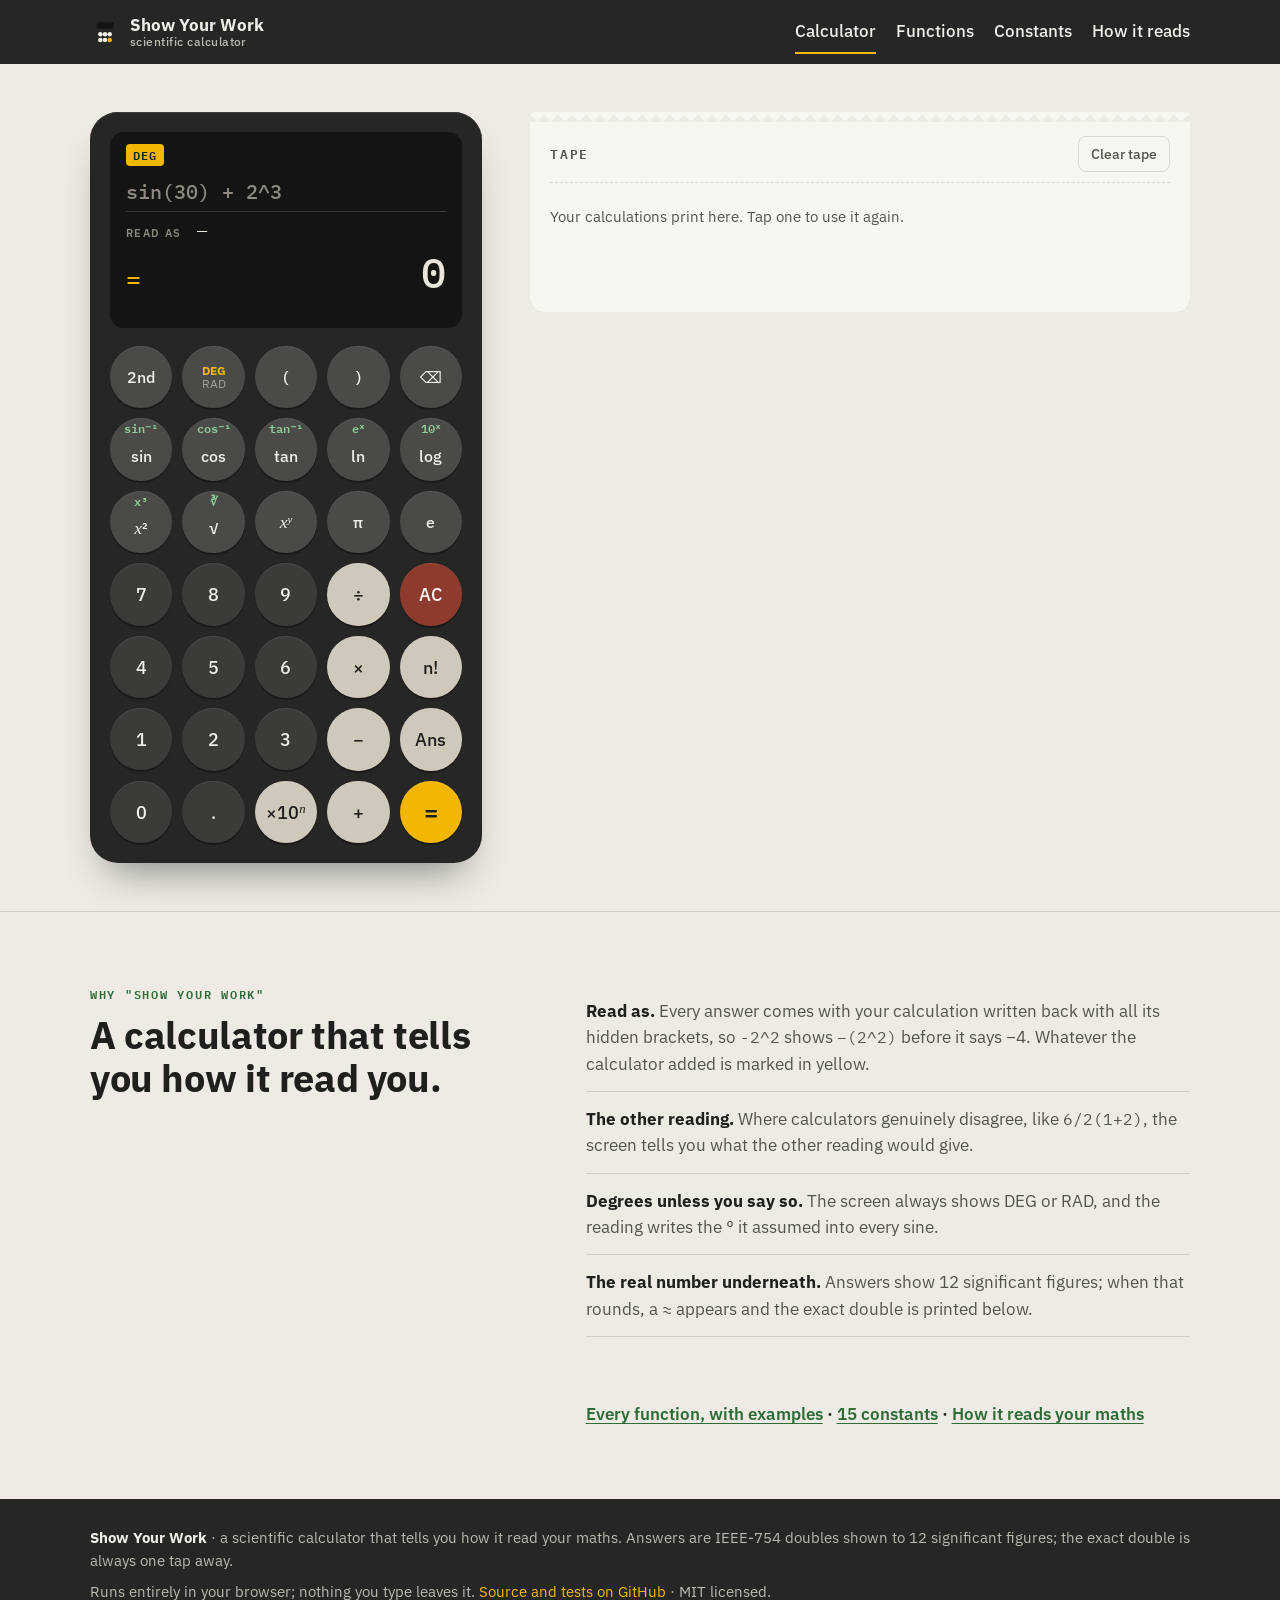
<file: index.html>
<!DOCTYPE html>
<html lang="en">
<head>
  <meta charset="UTF-8" />
  <title>Show Your Work · scientific calculator</title>
  <meta http-equiv="refresh" content="0; url=site/index.html" />
  <link rel="icon" href="site/favicon.svg" type="image/svg+xml" />
  <link rel="canonical" href="site/index.html" />
</head>
<body>
  <p><a href="site/index.html">Go to the Show Your Work calculator</a></p>
</body>
</html>
</file>
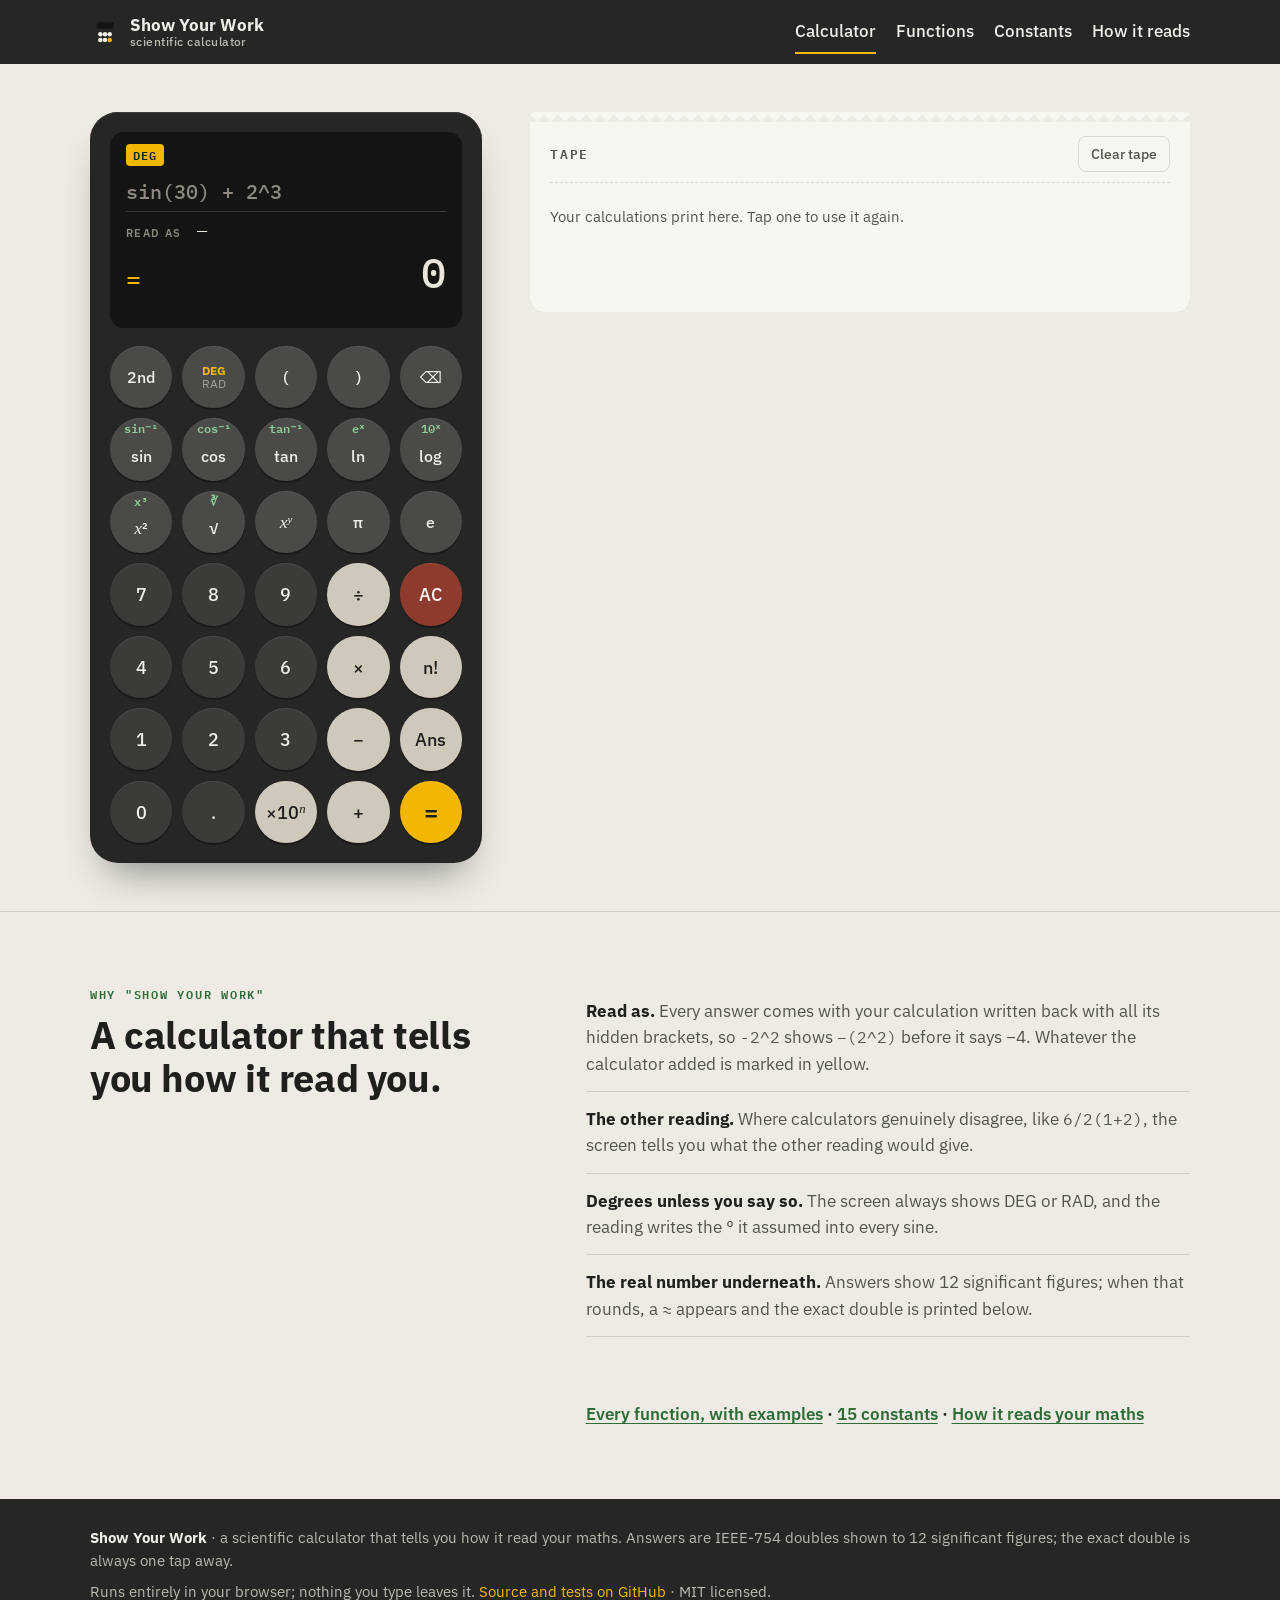
<file: site/index.html>
<!DOCTYPE html>
<html lang="en">
<head>
  <meta charset="UTF-8" />
  <meta name="viewport" content="width=device-width, initial-scale=1.0" />
  <title>Show Your Work · a scientific calculator that shows how it read your maths</title>
  <meta name="description" content="A free scientific calculator in the browser: trig in degrees or radians, logs, roots, powers, factorials, constants and a paper tape. Every answer comes with how it read your calculation." />
  <meta name="theme-color" content="#262624" />
  <meta property="og:title" content="Show Your Work · a scientific calculator that shows how it read your maths" />
  <meta property="og:description" content="A free scientific calculator in the browser: trig in degrees or radians, logs, roots, powers, factorials, constants and a paper tape. Every answer comes with how it read your calculation." />
  <link rel="icon" href="favicon.svg" type="image/svg+xml" />
  <link rel="preconnect" href="https://fonts.googleapis.com" />
  <link rel="preconnect" href="https://fonts.gstatic.com" crossorigin />
  <link href="https://fonts.googleapis.com/css2?family=IBM+Plex+Sans:wght@400;500;600;700&family=IBM+Plex+Mono:wght@400;500;600&display=swap" rel="stylesheet" />
  <link rel="stylesheet" href="css/styles.css" />
</head>
<body>
  <a class="skip" href="#main">Skip to content</a>
  <header class="site-header">
    <div class="wrap">
      <a class="brand" href="index.html" aria-label="Show Your Work calculator, home">
        <svg viewBox="0 0 32 32" aria-hidden="true"><rect x="3" y="1.5" width="26" height="29" rx="6" fill="#262624"/><rect x="7" y="5.5" width="18" height="7" rx="1.5" fill="#141513"/><circle cx="11" cy="18.5" r="2.4" fill="#F2EFE8"/><circle cx="16" cy="18.5" r="2.4" fill="#F2EFE8"/><circle cx="21" cy="18.5" r="2.4" fill="#F2EFE8"/><circle cx="11" cy="24.5" r="2.4" fill="#F2EFE8"/><circle cx="16" cy="24.5" r="2.4" fill="#F2EFE8"/><circle cx="21" cy="24.5" r="2.4" fill="#F2B705"/></svg>
        <span>Show Your Work<small>scientific calculator</small></span>
      </a>
      <nav class="nav" aria-label="Primary">
        <a href="index.html" aria-current="page">Calculator</a>
        <a href="functions.html">Functions</a>
        <a href="constants.html">Constants</a>
        <a href="guide.html">How it reads</a>
      </nav>
    </div>
  </header>

  <main id="main">
    <section class="bench">
      <div class="wrap bench-grid">
        <div class="device">
          <div class="screen">
            <div class="screen-top">
              <span class="flag" id="mode-flag">DEG</span>
              <span class="flag flag-2nd" id="second-flag" hidden>2nd</span>
            </div>
            <label class="sr-only" for="expr">Calculation</label>
            <input id="expr" class="expr" type="text" autocomplete="off" autocapitalize="off" spellcheck="false" placeholder="sin(30) + 2^3" />
            <p class="reading"><span class="reading-label">Read as</span> <span id="reading">—</span></p>
            <p class="answer"><span class="approx" id="approx" hidden title="Rounded to 12 significant figures">≈</span><span id="answer" class="answer-value">0</span></p>
            <p class="rival" id="rival" hidden></p>
            <p class="detail" id="detail"></p>
            <p class="sr-only" id="announce" aria-live="polite"></p>
            <p class="sr-only" id="echo" aria-live="polite"></p>
            <p class="sr-only" id="alert" role="alert"></p>
          </div>

          <div class="keys" id="keys">
            <button type="button" class="key key-fn" data-act="second" aria-pressed="false">2nd</button>
            <button type="button" class="key key-fn key-angle" data-act="angle" id="angle-key" aria-label="DEG, angle unit degrees. Press for radians"><b class="u-deg">DEG</b><span class="u-rad">RAD</span></button>
            <button type="button" class="key key-fn" data-ins="(">(</button>
            <button type="button" class="key key-fn" data-ins=")">)</button>
            <button type="button" class="key key-fn" data-act="back" aria-label="Delete">⌫</button>

            <button type="button" class="key key-fn" data-ins="sin(" data-alt="asin(" data-alt-label="sin⁻¹" data-alt-aria="inverse sine">sin</button>
            <button type="button" class="key key-fn" data-ins="cos(" data-alt="acos(" data-alt-label="cos⁻¹" data-alt-aria="inverse cosine">cos</button>
            <button type="button" class="key key-fn" data-ins="tan(" data-alt="atan(" data-alt-label="tan⁻¹" data-alt-aria="inverse tangent">tan</button>
            <button type="button" class="key key-fn" data-ins="ln(" data-alt="exp(" data-alt-label="eˣ" data-alt-aria="e to the power">ln</button>
            <button type="button" class="key key-fn" data-ins="log(" data-alt="10^" data-alt-label="10ˣ" data-alt-aria="10 to the power">log</button>

            <button type="button" class="key key-fn" data-ins="^2" data-alt="^3" data-alt-label="x³" aria-label="x², squared" data-alt-aria="x³, cubed"><i>x</i>²</button>
            <button type="button" class="key key-fn" data-ins="√" data-alt="∛" data-alt-label="∛" aria-label="square root" data-alt-aria="cube root">√</button>
            <button type="button" class="key key-fn" data-ins="^" aria-label="to the power"><i>x</i><sup><i>y</i></sup></button>
            <button type="button" class="key key-fn" data-ins="π" aria-label="pi">π</button>
            <button type="button" class="key key-fn" data-ins="e" aria-label="e, Euler's number">e</button>

            <button type="button" class="key" data-ins="7">7</button>
            <button type="button" class="key" data-ins="8">8</button>
            <button type="button" class="key" data-ins="9">9</button>
            <button type="button" class="key key-op" data-ins="÷" aria-label="divide">÷</button>
            <button type="button" class="key key-clear" data-act="clear" aria-label="AC, all clear">AC</button>

            <button type="button" class="key" data-ins="4">4</button>
            <button type="button" class="key" data-ins="5">5</button>
            <button type="button" class="key" data-ins="6">6</button>
            <button type="button" class="key key-op" data-ins="×" aria-label="times">×</button>
            <button type="button" class="key key-op" data-ins="!" aria-label="n!, factorial">n!</button>

            <button type="button" class="key" data-ins="1">1</button>
            <button type="button" class="key" data-ins="2">2</button>
            <button type="button" class="key" data-ins="3">3</button>
            <button type="button" class="key key-op" data-ins="−" aria-label="minus">−</button>
            <button type="button" class="key key-op" data-ins="Ans" aria-label="Ans, previous answer" title="Previous answer">Ans</button>

            <button type="button" class="key" data-ins="0">0</button>
            <button type="button" class="key" data-ins="." aria-label="decimal point">.</button>
            <button type="button" class="key key-op" data-ins="E" aria-label="times 10 to the power">×10<sup><i>n</i></sup></button>
            <button type="button" class="key key-op" data-ins="+" aria-label="plus">+</button>
            <button type="button" class="key key-eq" data-act="eq" aria-label="equals">=</button>
          </div>
        </div>

        <aside class="tape" aria-labelledby="tape-title">
          <div class="tape-head">
            <h2 id="tape-title">Tape</h2>
            <button type="button" class="tape-clear" id="tape-clear">Clear tape</button>
          </div>
          <ol class="tape-roll" id="tape"></ol>
          <p class="tape-empty" id="tape-empty">Your calculations print here. Tap one to use it again.</p>
        </aside>
      </div>
    </section>

    <section class="explain">
      <div class="wrap explain-grid">
        <div>
          <p class="kicker">Why "show your work"</p>
          <h2>A calculator that tells you how it read you.</h2>
        </div>
        <ul class="points">
          <li><strong>Read as.</strong> Every answer comes with your calculation written back with all its hidden brackets, so <code>-2^2</code> shows <code>−(2^2)</code> before it says −4. Whatever the calculator added is marked in yellow.</li>
          <li><strong>The other reading.</strong> Where calculators genuinely disagree, like <code>6/2(1+2)</code>, the screen tells you what the other reading would give.</li>
          <li><strong>Degrees unless you say so.</strong> The screen always shows DEG or RAD, and the reading writes the ° it assumed into every sine.</li>
          <li><strong>The real number underneath.</strong> Answers show 12 significant figures; when that rounds, a ≈ appears and the exact double is printed below.</li>
        </ul>
        <p class="explain-links"><a href="functions.html">Every function, with examples</a> · <a href="constants.html">15 constants</a> · <a href="guide.html">How it reads your maths</a></p>
      </div>
    </section>
  </main>

  <footer class="site-footer">
    <div class="wrap">
      <p><strong>Show Your Work</strong> · a scientific calculator that tells you how it read your maths. Answers are IEEE-754 doubles shown to 12 significant figures; the exact double is always one tap away.</p>
      <p>Runs entirely in your browser; nothing you type leaves it. <a href="https://github.com/SolutionsAsService/ScientificCalcSite">Source and tests on GitHub</a> · MIT licensed.</p>
    </div>
  </footer>
  <script src="js/calc.js"></script>
  <script src="js/ui.js" defer></script>
</body>
</html>
</file>
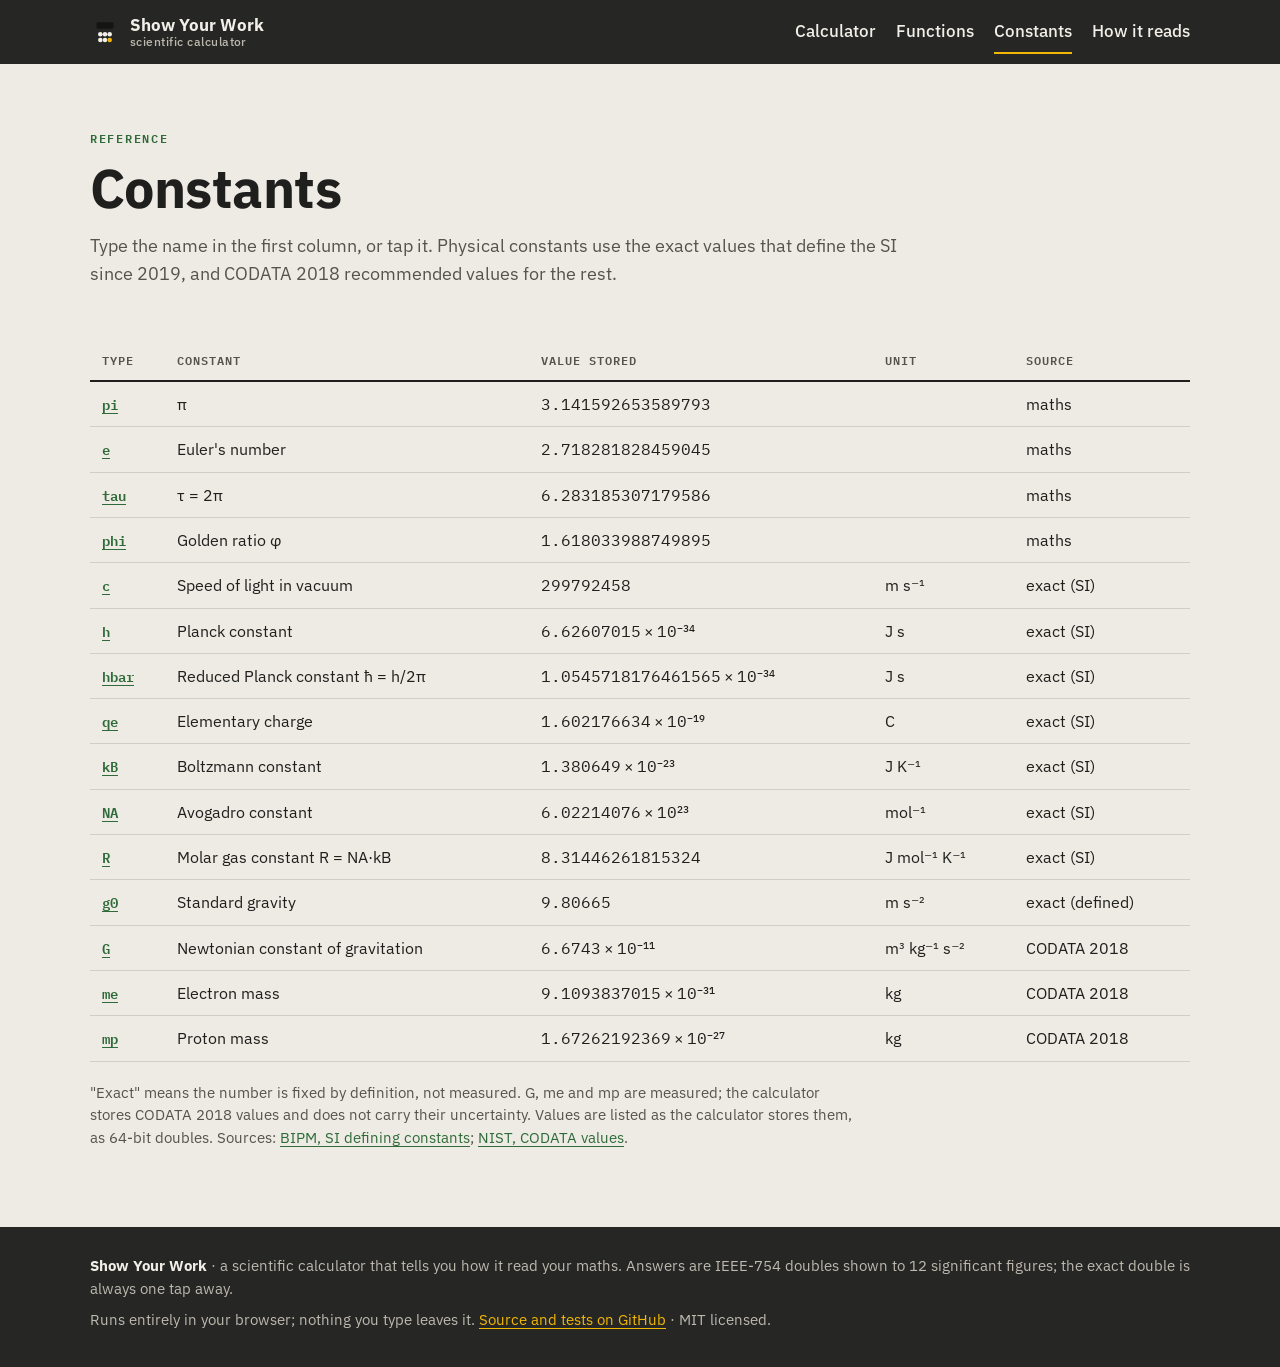
<file: site/constants.html>
<!DOCTYPE html>
<html lang="en">
<head>
  <meta charset="UTF-8" />
  <meta name="viewport" content="width=device-width, initial-scale=1.0" />
  <title>Constants · Show Your Work calculator</title>
  <meta name="description" content="The mathematical and physical constants built into the Show Your Work calculator, with their exact SI 2019 or CODATA 2018 values and the name to type." />
  <meta name="theme-color" content="#262624" />
  <meta property="og:title" content="Constants · Show Your Work calculator" />
  <meta property="og:description" content="The mathematical and physical constants built into the Show Your Work calculator, with their exact SI 2019 or CODATA 2018 values and the name to type." />
  <link rel="icon" href="favicon.svg" type="image/svg+xml" />
  <link rel="preconnect" href="https://fonts.googleapis.com" />
  <link rel="preconnect" href="https://fonts.gstatic.com" crossorigin />
  <link href="https://fonts.googleapis.com/css2?family=IBM+Plex+Sans:wght@400;500;600;700&family=IBM+Plex+Mono:wght@400;500;600&display=swap" rel="stylesheet" />
  <link rel="stylesheet" href="css/styles.css" />
</head>
<body>
  <a class="skip" href="#main">Skip to content</a>
  <header class="site-header">
    <div class="wrap">
      <a class="brand" href="index.html" aria-label="Show Your Work calculator, home">
        <svg viewBox="0 0 32 32" aria-hidden="true"><rect x="3" y="1.5" width="26" height="29" rx="6" fill="#262624"/><rect x="7" y="5.5" width="18" height="7" rx="1.5" fill="#141513"/><circle cx="11" cy="18.5" r="2.4" fill="#F2EFE8"/><circle cx="16" cy="18.5" r="2.4" fill="#F2EFE8"/><circle cx="21" cy="18.5" r="2.4" fill="#F2EFE8"/><circle cx="11" cy="24.5" r="2.4" fill="#F2EFE8"/><circle cx="16" cy="24.5" r="2.4" fill="#F2EFE8"/><circle cx="21" cy="24.5" r="2.4" fill="#F2B705"/></svg>
        <span>Show Your Work<small>scientific calculator</small></span>
      </a>
      <nav class="nav" aria-label="Primary">
        <a href="index.html">Calculator</a>
        <a href="functions.html">Functions</a>
        <a href="constants.html" aria-current="page">Constants</a>
        <a href="guide.html">How it reads</a>
      </nav>
    </div>
  </header>

  <main id="main">
    <section class="page-head">
      <div class="wrap">
        <p class="kicker">Reference</p>
        <h1>Constants</h1>
        <p class="lede">Type the name in the first column, or tap it. Physical constants use the exact values that define the SI since 2019, and CODATA 2018 recommended values for the rest.</p>
      </div>
    </section>
    <section class="page-body">
      <div class="wrap">
        <div class="table-wrap" tabindex="0" role="region" aria-label="Constants table">
          <table class="data">
            <thead><tr><th scope="col">Type</th><th scope="col">Constant</th><th scope="col">Value stored</th><th scope="col">Unit</th><th scope="col">Source</th></tr></thead>
            <tbody>
<tr><th scope="row"><a href="index.html?x=pi"><code>pi</code></a></th><td>π</td><td class="num">3.141592653589793</td><td></td><td>maths</td></tr>
<tr><th scope="row"><a href="index.html?x=e"><code>e</code></a></th><td>Euler&#x27;s number</td><td class="num">2.718281828459045</td><td></td><td>maths</td></tr>
<tr><th scope="row"><a href="index.html?x=tau"><code>tau</code></a></th><td>τ = 2π</td><td class="num">6.283185307179586</td><td></td><td>maths</td></tr>
<tr><th scope="row"><a href="index.html?x=phi"><code>phi</code></a></th><td>Golden ratio φ</td><td class="num">1.618033988749895</td><td></td><td>maths</td></tr>
<tr><th scope="row"><a href="index.html?x=c"><code>c</code></a></th><td>Speed of light in vacuum</td><td class="num">299792458</td><td>m s⁻¹</td><td>exact (SI)</td></tr>
<tr><th scope="row"><a href="index.html?x=h"><code>h</code></a></th><td>Planck constant</td><td class="num">6.62607015<span class="x">×</span>10<sup>−34</sup></td><td>J s</td><td>exact (SI)</td></tr>
<tr><th scope="row"><a href="index.html?x=hbar"><code>hbar</code></a></th><td>Reduced Planck constant ħ = h/2π</td><td class="num">1.0545718176461565<span class="x">×</span>10<sup>−34</sup></td><td>J s</td><td>exact (SI)</td></tr>
<tr><th scope="row"><a href="index.html?x=qe"><code>qe</code></a></th><td>Elementary charge</td><td class="num">1.602176634<span class="x">×</span>10<sup>−19</sup></td><td>C</td><td>exact (SI)</td></tr>
<tr><th scope="row"><a href="index.html?x=kB"><code>kB</code></a></th><td>Boltzmann constant</td><td class="num">1.380649<span class="x">×</span>10<sup>−23</sup></td><td>J K⁻¹</td><td>exact (SI)</td></tr>
<tr><th scope="row"><a href="index.html?x=NA"><code>NA</code></a></th><td>Avogadro constant</td><td class="num">6.02214076<span class="x">×</span>10<sup>23</sup></td><td>mol⁻¹</td><td>exact (SI)</td></tr>
<tr><th scope="row"><a href="index.html?x=R"><code>R</code></a></th><td>Molar gas constant R = NA·kB</td><td class="num">8.31446261815324</td><td>J mol⁻¹ K⁻¹</td><td>exact (SI)</td></tr>
<tr><th scope="row"><a href="index.html?x=g0"><code>g0</code></a></th><td>Standard gravity</td><td class="num">9.80665</td><td>m s⁻²</td><td>exact (defined)</td></tr>
<tr><th scope="row"><a href="index.html?x=G"><code>G</code></a></th><td>Newtonian constant of gravitation</td><td class="num">6.6743<span class="x">×</span>10<sup>−11</sup></td><td>m³ kg⁻¹ s⁻²</td><td>CODATA 2018</td></tr>
<tr><th scope="row"><a href="index.html?x=me"><code>me</code></a></th><td>Electron mass</td><td class="num">9.1093837015<span class="x">×</span>10<sup>−31</sup></td><td>kg</td><td>CODATA 2018</td></tr>
<tr><th scope="row"><a href="index.html?x=mp"><code>mp</code></a></th><td>Proton mass</td><td class="num">1.67262192369<span class="x">×</span>10<sup>−27</sup></td><td>kg</td><td>CODATA 2018</td></tr>
            </tbody>
          </table>
        </div>
        <p class="note">"Exact" means the number is fixed by definition, not measured. G, me and mp are measured; the calculator stores CODATA 2018 values and does not carry their uncertainty. Values are listed as the calculator stores them, as 64-bit doubles. Sources: <a href="https://www.bipm.org/en/measurement-units/si-defining-constants">BIPM, SI defining constants</a>; <a href="https://physics.nist.gov/cuu/Constants/">NIST, CODATA values</a>.</p>
      </div>
    </section>
  </main>

  <footer class="site-footer">
    <div class="wrap">
      <p><strong>Show Your Work</strong> · a scientific calculator that tells you how it read your maths. Answers are IEEE-754 doubles shown to 12 significant figures; the exact double is always one tap away.</p>
      <p>Runs entirely in your browser; nothing you type leaves it. <a href="https://github.com/SolutionsAsService/ScientificCalcSite">Source and tests on GitHub</a> · MIT licensed.</p>
    </div>
  </footer>
  <script src="js/calc.js"></script>
  <script src="js/ui.js" defer></script>
</body>
</html>
</file>
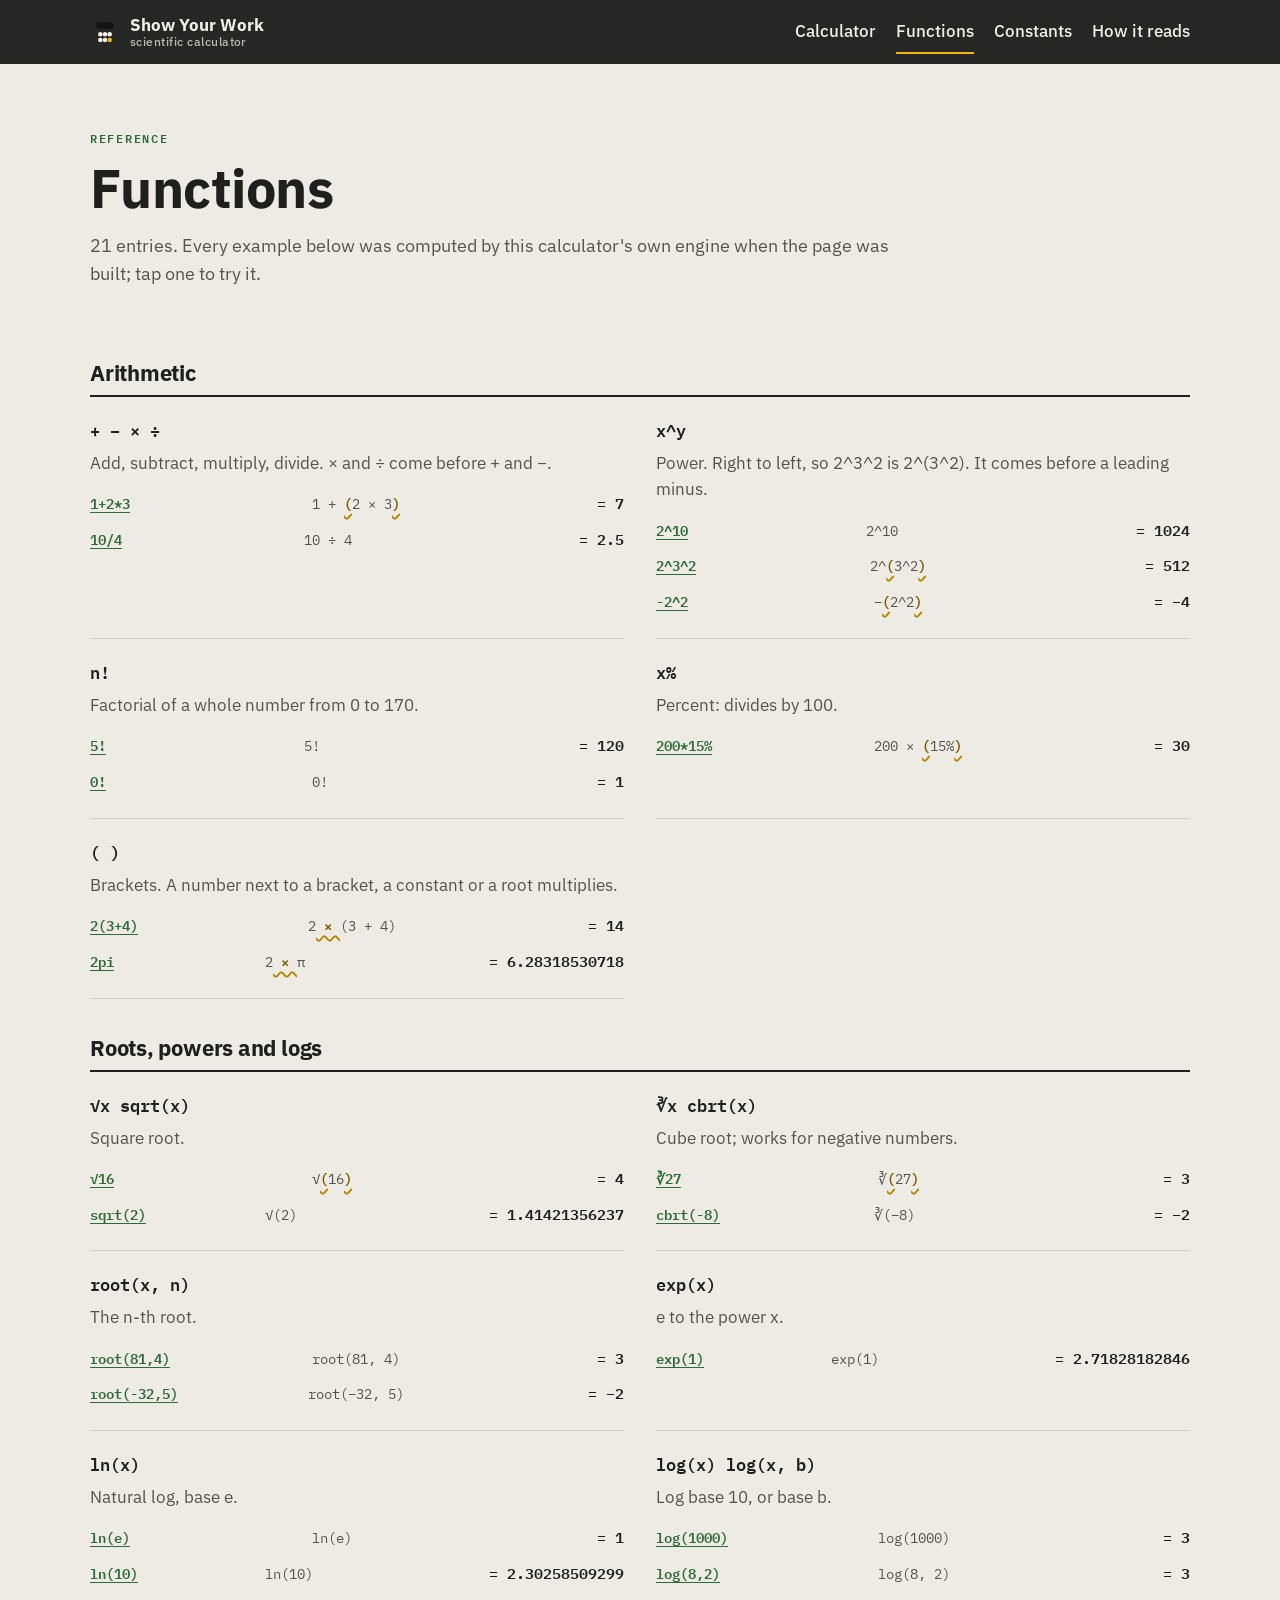
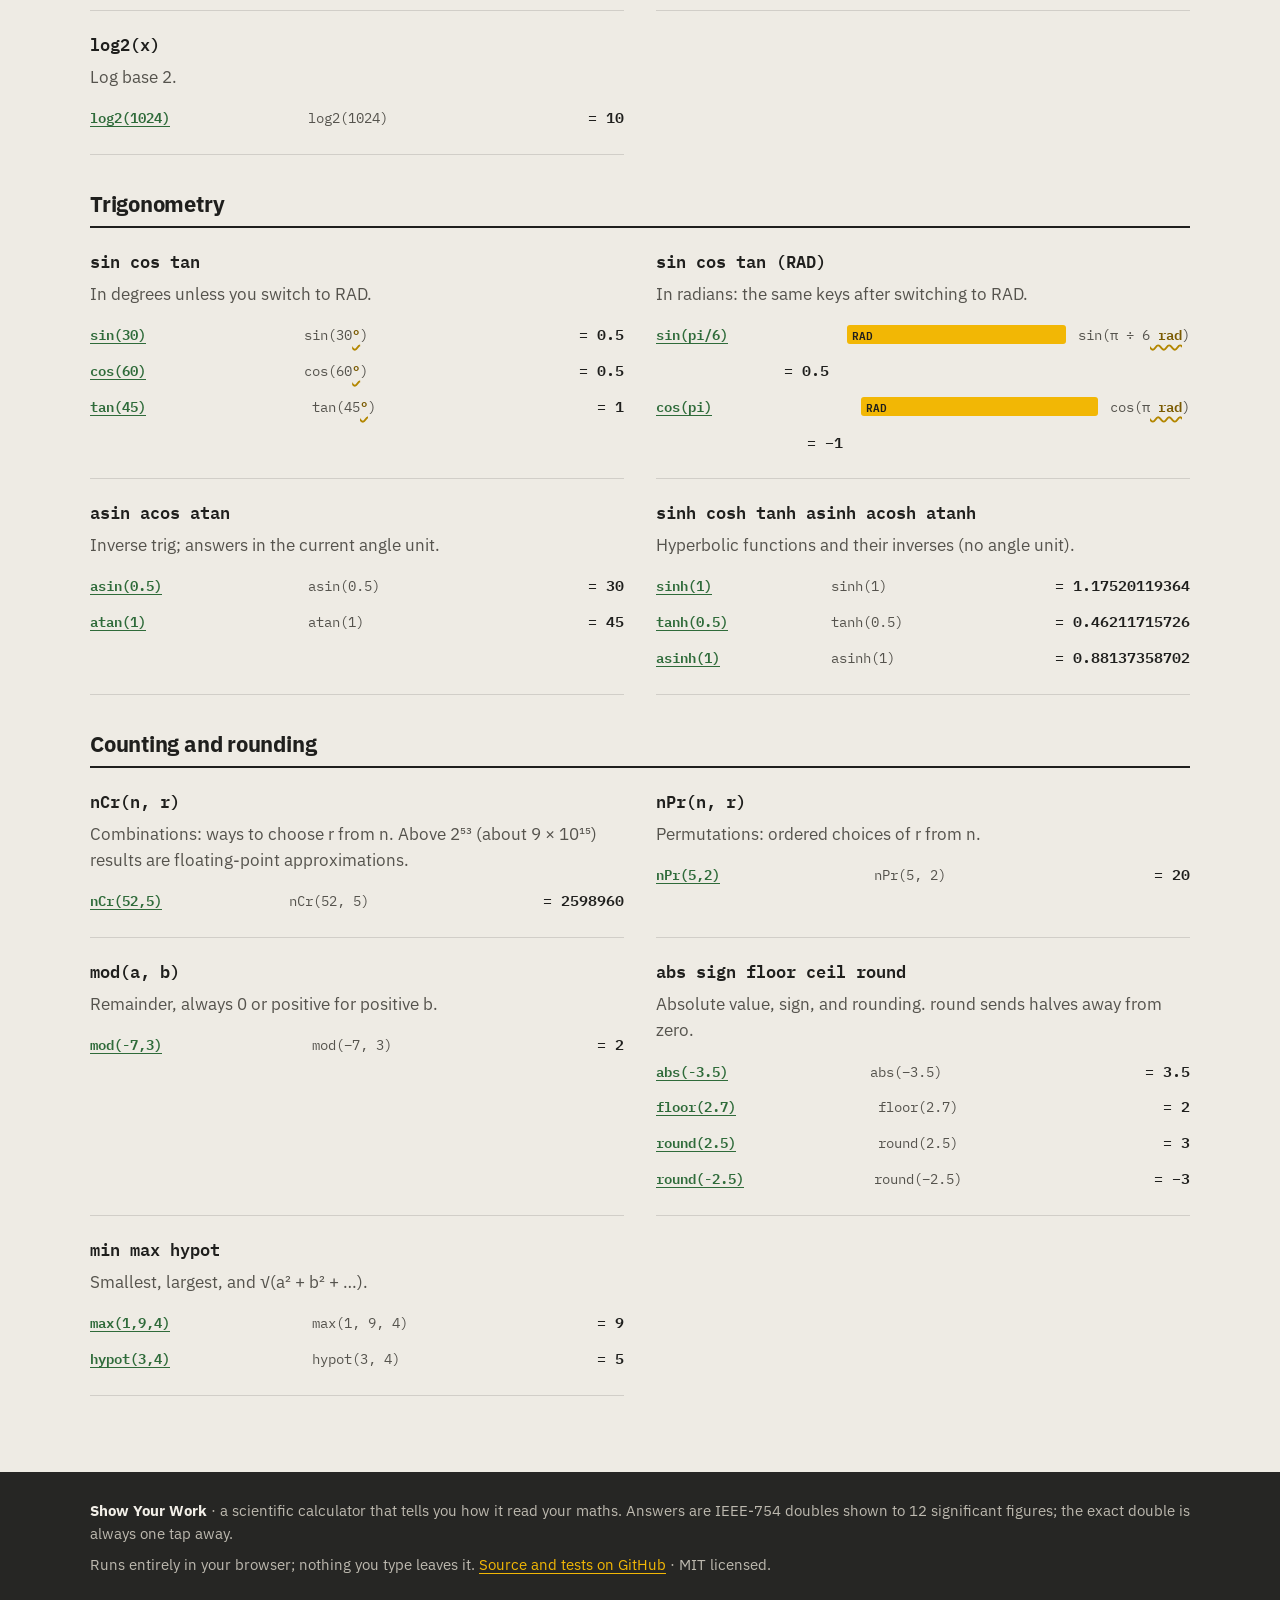
<file: site/functions.html>
<!DOCTYPE html>
<html lang="en">
<head>
  <meta charset="UTF-8" />
  <meta name="viewport" content="width=device-width, initial-scale=1.0" />
  <title>Functions · Show Your Work calculator</title>
  <meta name="description" content="Every function the Show Your Work calculator understands, with worked examples: powers, roots, logs, trigonometry in degrees and radians, combinations and rounding." />
  <meta name="theme-color" content="#262624" />
  <meta property="og:title" content="Functions · Show Your Work calculator" />
  <meta property="og:description" content="Every function the Show Your Work calculator understands, with worked examples: powers, roots, logs, trigonometry in degrees and radians, combinations and rounding." />
  <link rel="icon" href="favicon.svg" type="image/svg+xml" />
  <link rel="preconnect" href="https://fonts.googleapis.com" />
  <link rel="preconnect" href="https://fonts.gstatic.com" crossorigin />
  <link href="https://fonts.googleapis.com/css2?family=IBM+Plex+Sans:wght@400;500;600;700&family=IBM+Plex+Mono:wght@400;500;600&display=swap" rel="stylesheet" />
  <link rel="stylesheet" href="css/styles.css" />
</head>
<body>
  <a class="skip" href="#main">Skip to content</a>
  <header class="site-header">
    <div class="wrap">
      <a class="brand" href="index.html" aria-label="Show Your Work calculator, home">
        <svg viewBox="0 0 32 32" aria-hidden="true"><rect x="3" y="1.5" width="26" height="29" rx="6" fill="#262624"/><rect x="7" y="5.5" width="18" height="7" rx="1.5" fill="#141513"/><circle cx="11" cy="18.5" r="2.4" fill="#F2EFE8"/><circle cx="16" cy="18.5" r="2.4" fill="#F2EFE8"/><circle cx="21" cy="18.5" r="2.4" fill="#F2EFE8"/><circle cx="11" cy="24.5" r="2.4" fill="#F2EFE8"/><circle cx="16" cy="24.5" r="2.4" fill="#F2EFE8"/><circle cx="21" cy="24.5" r="2.4" fill="#F2B705"/></svg>
        <span>Show Your Work<small>scientific calculator</small></span>
      </a>
      <nav class="nav" aria-label="Primary">
        <a href="index.html">Calculator</a>
        <a href="functions.html" aria-current="page">Functions</a>
        <a href="constants.html">Constants</a>
        <a href="guide.html">How it reads</a>
      </nav>
    </div>
  </header>

  <main id="main">
    <section class="page-head">
      <div class="wrap">
        <p class="kicker">Reference</p>
        <h1>Functions</h1>
        <p class="lede">21 entries. Every example below was computed by this calculator's own engine when the page was built; tap one to try it.</p>
      </div>
    </section>
    <section class="page-body">
      <div class="wrap">
<section class="ref-group"><h2>Arithmetic</h2><div class="ref-list">
<article class="ref"><h3><code>+  −  ×  ÷</code></h3><p>Add, subtract, multiply, divide. × and ÷ come before + and −.</p><ul class="examples"><li><a class="ex" href="index.html?x=1%2B2%2A3"><code class="ex-in">1+2*3</code><span class="ex-read">1 + <mark class="seam"><span class="sr-only">(added opening bracket) </span><span aria-hidden="true">(</span></mark>2 × 3<mark class="seam"><span class="sr-only">(added closing bracket) </span><span aria-hidden="true">)</span></mark></span><span class="ex-out">= 7</span></a></li><li><a class="ex" href="index.html?x=10%2F4"><code class="ex-in">10/4</code><span class="ex-read">10 ÷ 4</span><span class="ex-out">= 2.5</span></a></li></ul></article>
<article class="ref"><h3><code>x^y</code></h3><p>Power. Right to left, so 2^3^2 is 2^(3^2). It comes before a leading minus.</p><ul class="examples"><li><a class="ex" href="index.html?x=2%5E10"><code class="ex-in">2^10</code><span class="ex-read">2^10</span><span class="ex-out">= 1024</span></a></li><li><a class="ex" href="index.html?x=2%5E3%5E2"><code class="ex-in">2^3^2</code><span class="ex-read">2^<mark class="seam"><span class="sr-only">(added opening bracket) </span><span aria-hidden="true">(</span></mark>3^2<mark class="seam"><span class="sr-only">(added closing bracket) </span><span aria-hidden="true">)</span></mark></span><span class="ex-out">= 512</span></a></li><li><a class="ex" href="index.html?x=-2%5E2"><code class="ex-in">-2^2</code><span class="ex-read">−<mark class="seam"><span class="sr-only">(added opening bracket) </span><span aria-hidden="true">(</span></mark>2^2<mark class="seam"><span class="sr-only">(added closing bracket) </span><span aria-hidden="true">)</span></mark></span><span class="ex-out">= −4</span></a></li></ul></article>
<article class="ref"><h3><code>n!</code></h3><p>Factorial of a whole number from 0 to 170.</p><ul class="examples"><li><a class="ex" href="index.html?x=5%21"><code class="ex-in">5!</code><span class="ex-read">5!</span><span class="ex-out">= 120</span></a></li><li><a class="ex" href="index.html?x=0%21"><code class="ex-in">0!</code><span class="ex-read">0!</span><span class="ex-out">= 1</span></a></li></ul></article>
<article class="ref"><h3><code>x%</code></h3><p>Percent: divides by 100.</p><ul class="examples"><li><a class="ex" href="index.html?x=200%2A15%25"><code class="ex-in">200*15%</code><span class="ex-read">200 × <mark class="seam"><span class="sr-only">(added opening bracket) </span><span aria-hidden="true">(</span></mark>15%<mark class="seam"><span class="sr-only">(added closing bracket) </span><span aria-hidden="true">)</span></mark></span><span class="ex-out">= 30</span></a></li></ul></article>
<article class="ref"><h3><code>( )</code></h3><p>Brackets. A number next to a bracket, a constant or a root multiplies.</p><ul class="examples"><li><a class="ex" href="index.html?x=2%283%2B4%29"><code class="ex-in">2(3+4)</code><span class="ex-read">2<mark class="seam"><span class="sr-only">(added times) </span><span aria-hidden="true"> × </span></mark>(3 + 4)</span><span class="ex-out">= 14</span></a></li><li><a class="ex" href="index.html?x=2pi"><code class="ex-in">2pi</code><span class="ex-read">2<mark class="seam"><span class="sr-only">(added times) </span><span aria-hidden="true"> × </span></mark>π</span><span class="ex-out">= 6.28318530718</span></a></li></ul></article>
</div></section>
<section class="ref-group"><h2>Roots, powers and logs</h2><div class="ref-list">
<article class="ref"><h3><code>√x  sqrt(x)</code></h3><p>Square root.</p><ul class="examples"><li><a class="ex" href="index.html?x=%E2%88%9A16"><code class="ex-in">√16</code><span class="ex-read">√<mark class="seam"><span class="sr-only">(added opening bracket) </span><span aria-hidden="true">(</span></mark>16<mark class="seam"><span class="sr-only">(added closing bracket) </span><span aria-hidden="true">)</span></mark></span><span class="ex-out">= 4</span></a></li><li><a class="ex" href="index.html?x=sqrt%282%29"><code class="ex-in">sqrt(2)</code><span class="ex-read">√(2)</span><span class="ex-out">= 1.41421356237</span></a></li></ul></article>
<article class="ref"><h3><code>∛x  cbrt(x)</code></h3><p>Cube root; works for negative numbers.</p><ul class="examples"><li><a class="ex" href="index.html?x=%E2%88%9B27"><code class="ex-in">∛27</code><span class="ex-read">∛<mark class="seam"><span class="sr-only">(added opening bracket) </span><span aria-hidden="true">(</span></mark>27<mark class="seam"><span class="sr-only">(added closing bracket) </span><span aria-hidden="true">)</span></mark></span><span class="ex-out">= 3</span></a></li><li><a class="ex" href="index.html?x=cbrt%28-8%29"><code class="ex-in">cbrt(-8)</code><span class="ex-read">∛(−8)</span><span class="ex-out">= −2</span></a></li></ul></article>
<article class="ref"><h3><code>root(x, n)</code></h3><p>The n-th root.</p><ul class="examples"><li><a class="ex" href="index.html?x=root%2881%2C4%29"><code class="ex-in">root(81,4)</code><span class="ex-read">root(81, 4)</span><span class="ex-out">= 3</span></a></li><li><a class="ex" href="index.html?x=root%28-32%2C5%29"><code class="ex-in">root(-32,5)</code><span class="ex-read">root(−32, 5)</span><span class="ex-out">= −2</span></a></li></ul></article>
<article class="ref"><h3><code>exp(x)</code></h3><p>e to the power x.</p><ul class="examples"><li><a class="ex" href="index.html?x=exp%281%29"><code class="ex-in">exp(1)</code><span class="ex-read">exp(1)</span><span class="ex-out">= 2.71828182846</span></a></li></ul></article>
<article class="ref"><h3><code>ln(x)</code></h3><p>Natural log, base e.</p><ul class="examples"><li><a class="ex" href="index.html?x=ln%28e%29"><code class="ex-in">ln(e)</code><span class="ex-read">ln(e)</span><span class="ex-out">= 1</span></a></li><li><a class="ex" href="index.html?x=ln%2810%29"><code class="ex-in">ln(10)</code><span class="ex-read">ln(10)</span><span class="ex-out">= 2.30258509299</span></a></li></ul></article>
<article class="ref"><h3><code>log(x)  log(x, b)</code></h3><p>Log base 10, or base b.</p><ul class="examples"><li><a class="ex" href="index.html?x=log%281000%29"><code class="ex-in">log(1000)</code><span class="ex-read">log(1000)</span><span class="ex-out">= 3</span></a></li><li><a class="ex" href="index.html?x=log%288%2C2%29"><code class="ex-in">log(8,2)</code><span class="ex-read">log(8, 2)</span><span class="ex-out">= 3</span></a></li></ul></article>
<article class="ref"><h3><code>log2(x)</code></h3><p>Log base 2.</p><ul class="examples"><li><a class="ex" href="index.html?x=log2%281024%29"><code class="ex-in">log2(1024)</code><span class="ex-read">log2(1024)</span><span class="ex-out">= 10</span></a></li></ul></article>
</div></section>
<section class="ref-group"><h2>Trigonometry</h2><div class="ref-list">
<article class="ref"><h3><code>sin  cos  tan</code></h3><p>In degrees unless you switch to RAD.</p><ul class="examples"><li><a class="ex" href="index.html?x=sin%2830%29"><code class="ex-in">sin(30)</code><span class="ex-read">sin(30<mark class="seam"><span class="sr-only">(added degrees) </span><span aria-hidden="true">°</span></mark>)</span><span class="ex-out">= 0.5</span></a></li><li><a class="ex" href="index.html?x=cos%2860%29"><code class="ex-in">cos(60)</code><span class="ex-read">cos(60<mark class="seam"><span class="sr-only">(added degrees) </span><span aria-hidden="true">°</span></mark>)</span><span class="ex-out">= 0.5</span></a></li><li><a class="ex" href="index.html?x=tan%2845%29"><code class="ex-in">tan(45)</code><span class="ex-read">tan(45<mark class="seam"><span class="sr-only">(added degrees) </span><span aria-hidden="true">°</span></mark>)</span><span class="ex-out">= 1</span></a></li></ul></article>
<article class="ref"><h3><code>sin  cos  tan (RAD)</code></h3><p>In radians: the same keys after switching to RAD.</p><ul class="examples"><li><a class="ex" href="index.html?x=sin%28pi%2F6%29&mode=rad"><code class="ex-in">sin(pi/6)</code><span class="mode-tag">RAD</span><span class="ex-read">sin(π ÷ 6<mark class="seam"><span class="sr-only">(added radians) </span><span aria-hidden="true"> rad</span></mark>)</span><span class="ex-out">= 0.5</span></a></li><li><a class="ex" href="index.html?x=cos%28pi%29&mode=rad"><code class="ex-in">cos(pi)</code><span class="mode-tag">RAD</span><span class="ex-read">cos(π<mark class="seam"><span class="sr-only">(added radians) </span><span aria-hidden="true"> rad</span></mark>)</span><span class="ex-out">= −1</span></a></li></ul></article>
<article class="ref"><h3><code>asin  acos  atan</code></h3><p>Inverse trig; answers in the current angle unit.</p><ul class="examples"><li><a class="ex" href="index.html?x=asin%280.5%29"><code class="ex-in">asin(0.5)</code><span class="ex-read">asin(0.5)</span><span class="ex-out">= 30</span></a></li><li><a class="ex" href="index.html?x=atan%281%29"><code class="ex-in">atan(1)</code><span class="ex-read">atan(1)</span><span class="ex-out">= 45</span></a></li></ul></article>
<article class="ref"><h3><code>sinh  cosh  tanh  asinh  acosh  atanh</code></h3><p>Hyperbolic functions and their inverses (no angle unit).</p><ul class="examples"><li><a class="ex" href="index.html?x=sinh%281%29"><code class="ex-in">sinh(1)</code><span class="ex-read">sinh(1)</span><span class="ex-out">= 1.17520119364</span></a></li><li><a class="ex" href="index.html?x=tanh%280.5%29"><code class="ex-in">tanh(0.5)</code><span class="ex-read">tanh(0.5)</span><span class="ex-out">= 0.46211715726</span></a></li><li><a class="ex" href="index.html?x=asinh%281%29"><code class="ex-in">asinh(1)</code><span class="ex-read">asinh(1)</span><span class="ex-out">= 0.88137358702</span></a></li></ul></article>
</div></section>
<section class="ref-group"><h2>Counting and rounding</h2><div class="ref-list">
<article class="ref"><h3><code>nCr(n, r)</code></h3><p>Combinations: ways to choose r from n. Above 2⁵³ (about 9 × 10¹⁵) results are floating-point approximations.</p><ul class="examples"><li><a class="ex" href="index.html?x=nCr%2852%2C5%29"><code class="ex-in">nCr(52,5)</code><span class="ex-read">nCr(52, 5)</span><span class="ex-out">= 2598960</span></a></li></ul></article>
<article class="ref"><h3><code>nPr(n, r)</code></h3><p>Permutations: ordered choices of r from n.</p><ul class="examples"><li><a class="ex" href="index.html?x=nPr%285%2C2%29"><code class="ex-in">nPr(5,2)</code><span class="ex-read">nPr(5, 2)</span><span class="ex-out">= 20</span></a></li></ul></article>
<article class="ref"><h3><code>mod(a, b)</code></h3><p>Remainder, always 0 or positive for positive b.</p><ul class="examples"><li><a class="ex" href="index.html?x=mod%28-7%2C3%29"><code class="ex-in">mod(-7,3)</code><span class="ex-read">mod(−7, 3)</span><span class="ex-out">= 2</span></a></li></ul></article>
<article class="ref"><h3><code>abs  sign  floor  ceil  round</code></h3><p>Absolute value, sign, and rounding. round sends halves away from zero.</p><ul class="examples"><li><a class="ex" href="index.html?x=abs%28-3.5%29"><code class="ex-in">abs(-3.5)</code><span class="ex-read">abs(−3.5)</span><span class="ex-out">= 3.5</span></a></li><li><a class="ex" href="index.html?x=floor%282.7%29"><code class="ex-in">floor(2.7)</code><span class="ex-read">floor(2.7)</span><span class="ex-out">= 2</span></a></li><li><a class="ex" href="index.html?x=round%282.5%29"><code class="ex-in">round(2.5)</code><span class="ex-read">round(2.5)</span><span class="ex-out">= 3</span></a></li><li><a class="ex" href="index.html?x=round%28-2.5%29"><code class="ex-in">round(-2.5)</code><span class="ex-read">round(−2.5)</span><span class="ex-out">= −3</span></a></li></ul></article>
<article class="ref"><h3><code>min  max  hypot</code></h3><p>Smallest, largest, and √(a² + b² + …).</p><ul class="examples"><li><a class="ex" href="index.html?x=max%281%2C9%2C4%29"><code class="ex-in">max(1,9,4)</code><span class="ex-read">max(1, 9, 4)</span><span class="ex-out">= 9</span></a></li><li><a class="ex" href="index.html?x=hypot%283%2C4%29"><code class="ex-in">hypot(3,4)</code><span class="ex-read">hypot(3, 4)</span><span class="ex-out">= 5</span></a></li></ul></article>
</div></section>
      </div>
    </section>
  </main>

  <footer class="site-footer">
    <div class="wrap">
      <p><strong>Show Your Work</strong> · a scientific calculator that tells you how it read your maths. Answers are IEEE-754 doubles shown to 12 significant figures; the exact double is always one tap away.</p>
      <p>Runs entirely in your browser; nothing you type leaves it. <a href="https://github.com/SolutionsAsService/ScientificCalcSite">Source and tests on GitHub</a> · MIT licensed.</p>
    </div>
  </footer>
  <script src="js/calc.js"></script>
  <script src="js/ui.js" defer></script>
</body>
</html>
</file>
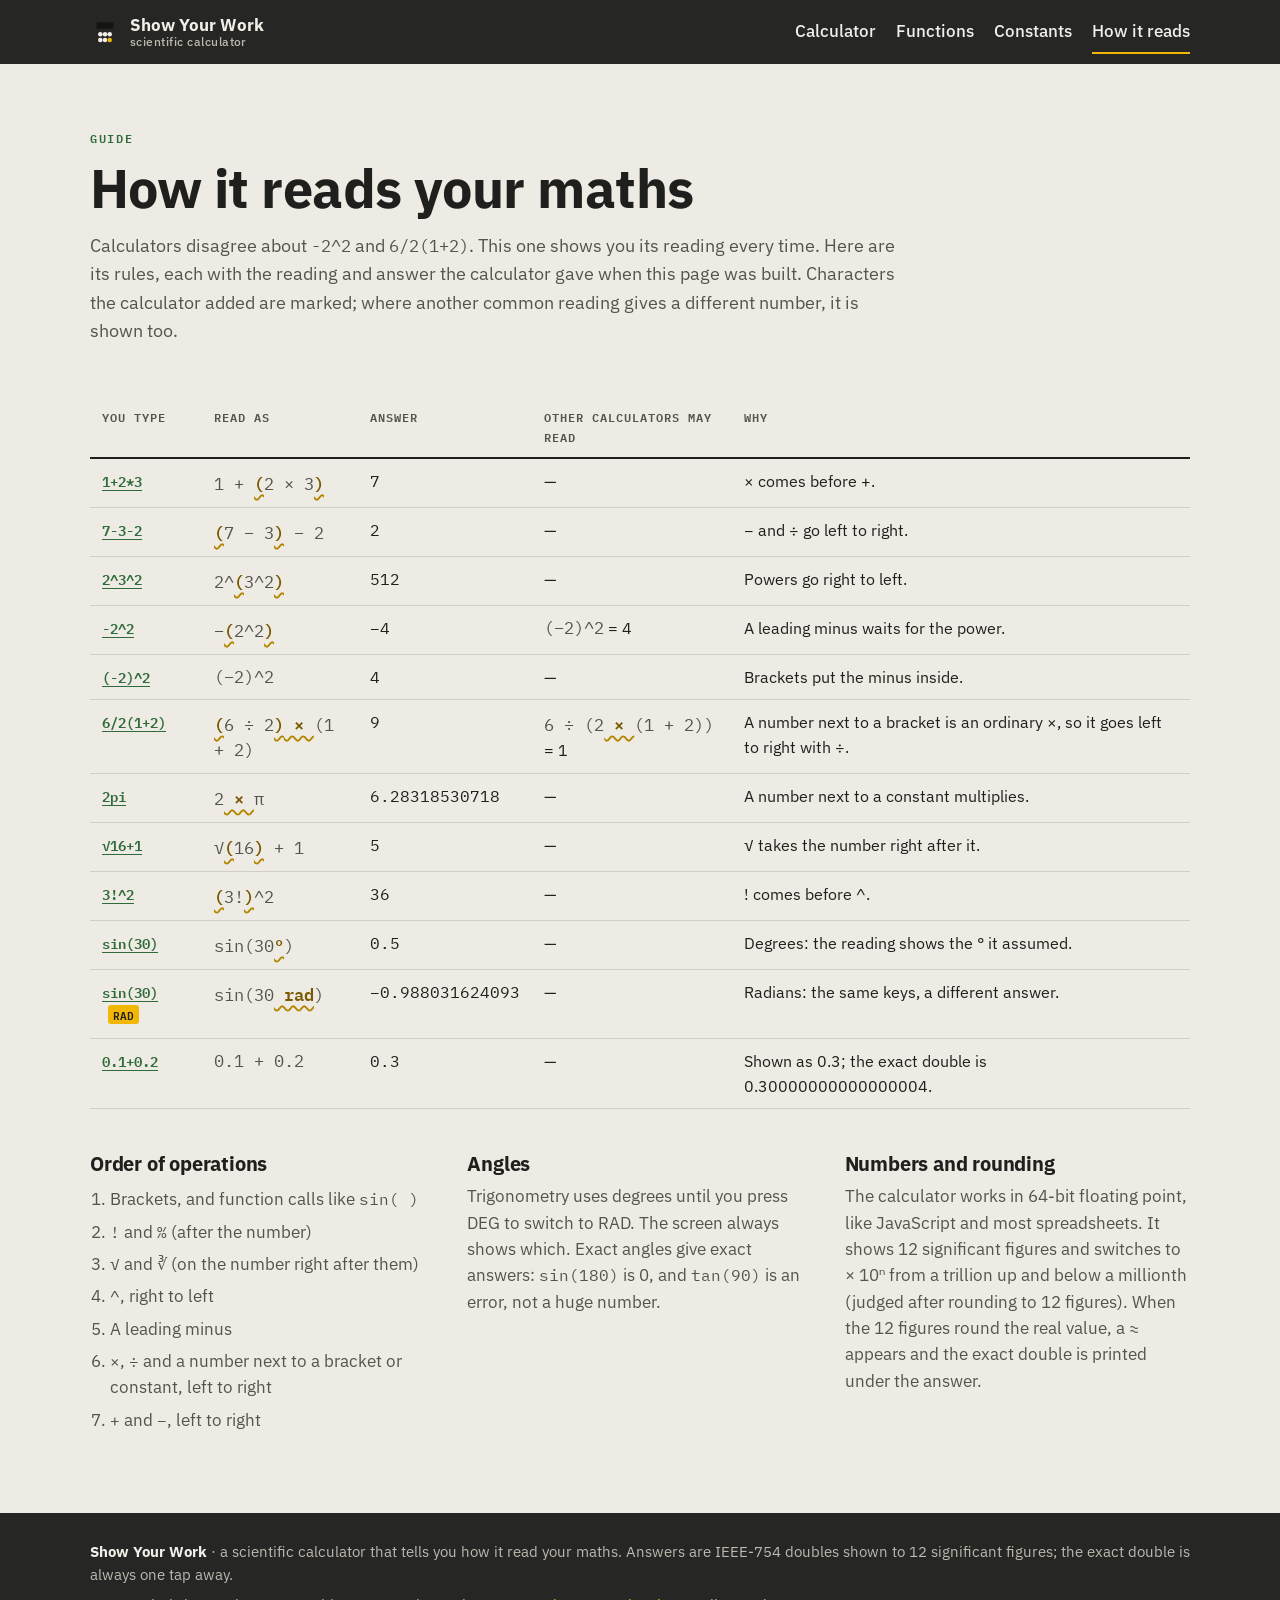
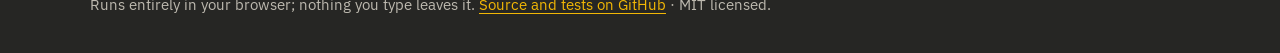
<file: site/guide.html>
<!DOCTYPE html>
<html lang="en">
<head>
  <meta charset="UTF-8" />
  <meta name="viewport" content="width=device-width, initial-scale=1.0" />
  <title>How it reads your maths · Show Your Work calculator</title>
  <meta name="description" content="The order of operations, angle units and rounding rules the Show Your Work calculator uses, each with a worked example and how the calculator reads it." />
  <meta name="theme-color" content="#262624" />
  <meta property="og:title" content="How it reads your maths · Show Your Work calculator" />
  <meta property="og:description" content="The order of operations, angle units and rounding rules the Show Your Work calculator uses, each with a worked example and how the calculator reads it." />
  <link rel="icon" href="favicon.svg" type="image/svg+xml" />
  <link rel="preconnect" href="https://fonts.googleapis.com" />
  <link rel="preconnect" href="https://fonts.gstatic.com" crossorigin />
  <link href="https://fonts.googleapis.com/css2?family=IBM+Plex+Sans:wght@400;500;600;700&family=IBM+Plex+Mono:wght@400;500;600&display=swap" rel="stylesheet" />
  <link rel="stylesheet" href="css/styles.css" />
</head>
<body>
  <a class="skip" href="#main">Skip to content</a>
  <header class="site-header">
    <div class="wrap">
      <a class="brand" href="index.html" aria-label="Show Your Work calculator, home">
        <svg viewBox="0 0 32 32" aria-hidden="true"><rect x="3" y="1.5" width="26" height="29" rx="6" fill="#262624"/><rect x="7" y="5.5" width="18" height="7" rx="1.5" fill="#141513"/><circle cx="11" cy="18.5" r="2.4" fill="#F2EFE8"/><circle cx="16" cy="18.5" r="2.4" fill="#F2EFE8"/><circle cx="21" cy="18.5" r="2.4" fill="#F2EFE8"/><circle cx="11" cy="24.5" r="2.4" fill="#F2EFE8"/><circle cx="16" cy="24.5" r="2.4" fill="#F2EFE8"/><circle cx="21" cy="24.5" r="2.4" fill="#F2B705"/></svg>
        <span>Show Your Work<small>scientific calculator</small></span>
      </a>
      <nav class="nav" aria-label="Primary">
        <a href="index.html">Calculator</a>
        <a href="functions.html">Functions</a>
        <a href="constants.html">Constants</a>
        <a href="guide.html" aria-current="page">How it reads</a>
      </nav>
    </div>
  </header>

  <main id="main">
    <section class="page-head">
      <div class="wrap">
        <p class="kicker">Guide</p>
        <h1>How it reads your maths</h1>
        <p class="lede">Calculators disagree about <code>-2^2</code> and <code>6/2(1+2)</code>. This one shows you its reading every time. Here are its rules, each with the reading and answer the calculator gave when this page was built. Characters the calculator added are marked; where another common reading gives a different number, it is shown too.</p>
      </div>
    </section>
    <section class="page-body">
      <div class="wrap">
        <div class="table-wrap" tabindex="0" role="region" aria-label="Worked examples">
          <table class="data">
            <thead><tr><th scope="col">You type</th><th scope="col">Read as</th><th scope="col">Answer</th><th scope="col">Other calculators may read</th><th scope="col">Why</th></tr></thead>
            <tbody>
<tr><td><a href="index.html?x=1%2B2%2A3"><code>1+2*3</code></a></td><td><code class="reading">1 + <mark class="seam"><span class="sr-only">(added opening bracket) </span><span aria-hidden="true">(</span></mark>2 × 3<mark class="seam"><span class="sr-only">(added closing bracket) </span><span aria-hidden="true">)</span></mark></code></td><td class="num">7</td><td>—</td><td>× comes before +.</td></tr>
<tr><td><a href="index.html?x=7-3-2"><code>7-3-2</code></a></td><td><code class="reading"><mark class="seam"><span class="sr-only">(added opening bracket) </span><span aria-hidden="true">(</span></mark>7 − 3<mark class="seam"><span class="sr-only">(added closing bracket) </span><span aria-hidden="true">)</span></mark> − 2</code></td><td class="num">2</td><td>—</td><td>− and ÷ go left to right.</td></tr>
<tr><td><a href="index.html?x=2%5E3%5E2"><code>2^3^2</code></a></td><td><code class="reading">2^<mark class="seam"><span class="sr-only">(added opening bracket) </span><span aria-hidden="true">(</span></mark>3^2<mark class="seam"><span class="sr-only">(added closing bracket) </span><span aria-hidden="true">)</span></mark></code></td><td class="num">512</td><td>—</td><td>Powers go right to left.</td></tr>
<tr><td><a href="index.html?x=-2%5E2"><code>-2^2</code></a></td><td><code class="reading">−<mark class="seam"><span class="sr-only">(added opening bracket) </span><span aria-hidden="true">(</span></mark>2^2<mark class="seam"><span class="sr-only">(added closing bracket) </span><span aria-hidden="true">)</span></mark></code></td><td class="num">−4</td><td><code class="reading">(−2)^2</code> = 4</td><td>A leading minus waits for the power.</td></tr>
<tr><td><a href="index.html?x=%28-2%29%5E2"><code>(-2)^2</code></a></td><td><code class="reading">(−2)^2</code></td><td class="num">4</td><td>—</td><td>Brackets put the minus inside.</td></tr>
<tr><td><a href="index.html?x=6%2F2%281%2B2%29"><code>6/2(1+2)</code></a></td><td><code class="reading"><mark class="seam"><span class="sr-only">(added opening bracket) </span><span aria-hidden="true">(</span></mark>6 ÷ 2<mark class="seam"><span class="sr-only">(added closing bracket) </span><span aria-hidden="true">)</span></mark><mark class="seam"><span class="sr-only">(added times) </span><span aria-hidden="true"> × </span></mark>(1 + 2)</code></td><td class="num">9</td><td><code class="reading">6 ÷ (2<mark class="seam"><span class="sr-only">(added times) </span><span aria-hidden="true"> × </span></mark>(1 + 2))</code> = 1</td><td>A number next to a bracket is an ordinary ×, so it goes left to right with ÷.</td></tr>
<tr><td><a href="index.html?x=2pi"><code>2pi</code></a></td><td><code class="reading">2<mark class="seam"><span class="sr-only">(added times) </span><span aria-hidden="true"> × </span></mark>π</code></td><td class="num">6.28318530718</td><td>—</td><td>A number next to a constant multiplies.</td></tr>
<tr><td><a href="index.html?x=%E2%88%9A16%2B1"><code>√16+1</code></a></td><td><code class="reading">√<mark class="seam"><span class="sr-only">(added opening bracket) </span><span aria-hidden="true">(</span></mark>16<mark class="seam"><span class="sr-only">(added closing bracket) </span><span aria-hidden="true">)</span></mark> + 1</code></td><td class="num">5</td><td>—</td><td>√ takes the number right after it.</td></tr>
<tr><td><a href="index.html?x=3%21%5E2"><code>3!^2</code></a></td><td><code class="reading"><mark class="seam"><span class="sr-only">(added opening bracket) </span><span aria-hidden="true">(</span></mark>3!<mark class="seam"><span class="sr-only">(added closing bracket) </span><span aria-hidden="true">)</span></mark>^2</code></td><td class="num">36</td><td>—</td><td>! comes before ^.</td></tr>
<tr><td><a href="index.html?x=sin%2830%29"><code>sin(30)</code></a></td><td><code class="reading">sin(30<mark class="seam"><span class="sr-only">(added degrees) </span><span aria-hidden="true">°</span></mark>)</code></td><td class="num">0.5</td><td>—</td><td>Degrees: the reading shows the ° it assumed.</td></tr>
<tr><td><a href="index.html?x=sin%2830%29&mode=rad"><code>sin(30)</code></a> <span class="mode-tag">RAD</span></td><td><code class="reading">sin(30<mark class="seam"><span class="sr-only">(added radians) </span><span aria-hidden="true"> rad</span></mark>)</code></td><td class="num">−0.988031624093</td><td>—</td><td>Radians: the same keys, a different answer.</td></tr>
<tr><td><a href="index.html?x=0.1%2B0.2"><code>0.1+0.2</code></a></td><td><code class="reading">0.1 + 0.2</code></td><td class="num">0.3</td><td>—</td><td>Shown as 0.3; the exact double is 0.30000000000000004.</td></tr>
            </tbody>
          </table>
        </div>

        <div class="rules">
          <section>
            <h2>Order of operations</h2>
            <ol>
              <li>Brackets, and function calls like <code>sin( )</code></li>
              <li><code>!</code> and <code>%</code> (after the number)</li>
              <li><code>√</code> and <code>∛</code> (on the number right after them)</li>
              <li><code>^</code>, right to left</li>
              <li>A leading minus</li>
              <li><code>×</code>, <code>÷</code> and a number next to a bracket or constant, left to right</li>
              <li><code>+</code> and <code>−</code>, left to right</li>
            </ol>
          </section>
          <section>
            <h2>Angles</h2>
            <p>Trigonometry uses degrees until you press DEG to switch to RAD. The screen always shows which. Exact angles give exact answers: <code>sin(180)</code> is 0, and <code>tan(90)</code> is an error, not a huge number.</p>
          </section>
          <section>
            <h2>Numbers and rounding</h2>
            <p>The calculator works in 64-bit floating point, like JavaScript and most spreadsheets. It shows 12 significant figures and switches to × 10ⁿ from a trillion up and below a millionth (judged after rounding to 12 figures). When the 12 figures round the real value, a ≈ appears and the exact double is printed under the answer.</p>
          </section>
        </div>
      </div>
    </section>
  </main>

  <footer class="site-footer">
    <div class="wrap">
      <p><strong>Show Your Work</strong> · a scientific calculator that tells you how it read your maths. Answers are IEEE-754 doubles shown to 12 significant figures; the exact double is always one tap away.</p>
      <p>Runs entirely in your browser; nothing you type leaves it. <a href="https://github.com/SolutionsAsService/ScientificCalcSite">Source and tests on GitHub</a> · MIT licensed.</p>
    </div>
  </footer>
  <script src="js/calc.js"></script>
  <script src="js/ui.js" defer></script>
</body>
</html>
</file>
<file: site/css/styles.css>
/* ==========================================================
   Show Your Work — scientific calculator
   A Rams-quiet device (round keys, one signal-yellow =) beside a
   Venturi readout that says more than it must: the answer, how it
   read you, and the exact double. Reasoning: DESIGN-LOG.md
   ========================================================== */

:root {
  --paper:   #EEEBE4;
  --paper-2: #E3DFD5;
  --card:    #F8F6F1;
  --ink:     #1F1F1D;   /* on paper 15.1:1 */
  --muted:   #55534D;   /* on paper 6.9:1 */
  --body:    #262624;   /* device */
  --key:     #3B3B38;
  --key-fn:  #4A4A46;
  --key-txt: #F2EFE8;   /* on key 9.9:1 */
  --op:      #CFC9BC;   /* operator keys, ink text 11:1 */
  --signal:  #F2B705;   /* = key and flags, ink text 10.6:1 */
  --glass:   #141513;
  --lcd:     #E9E6DC;   /* answer on glass 15.8:1 */
  --lcd-dim: #A7A398;   /* reading on glass 7.4:1 */
  --green:   #2F6B3A;   /* links on paper 6.1:1 */
  --red:     #B3261E;
  --line:    rgba(31, 31, 29, .14);
  --sans: "IBM Plex Sans", system-ui, -apple-system, "Segoe UI", sans-serif;
  --mono: "IBM Plex Mono", ui-monospace, Consolas, monospace;
  --wrap: 1180px;
  --gutter: clamp(16px, 4vw, 40px);
}

*, *::before, *::after { box-sizing: border-box; }
* { margin: 0; }
html { -webkit-text-size-adjust: 100%; }
body { font-family: var(--sans); font-size: 1.0625rem; line-height: 1.55; color: var(--ink); background: var(--paper); overflow-x: hidden; }
img, svg { display: block; max-width: 100%; }
a { color: var(--green); text-underline-offset: 3px; }
code { font-family: var(--mono); font-size: .92em; }
:focus-visible { outline: 3px solid var(--green); outline-offset: 2px; }
.device :focus-visible, .site-header :focus-visible { outline-color: var(--signal); }
.sr-only { position: absolute; width: 1px; height: 1px; overflow: hidden; clip: rect(0 0 0 0); white-space: nowrap; }
.skip { position: absolute; left: 16px; top: -80px; z-index: 100; background: var(--signal); color: var(--ink); padding: 10px 16px; font-weight: 700; }
.skip:focus { top: 16px; }
.skip:focus-visible { outline-color: var(--ink); }
[hidden] { display: none !important; }
.wrap { width: 100%; max-width: var(--wrap); margin-inline: auto; padding-inline: var(--gutter); }

/* ---------- Header ---------- */
.site-header { background: var(--body); color: var(--key-txt); }
.site-header .wrap { display: flex; align-items: center; gap: 24px; min-height: 64px; flex-wrap: wrap; }
.brand { display: flex; align-items: center; gap: 10px; color: var(--key-txt); text-decoration: none; margin-right: auto; font-weight: 700; line-height: 1.1; }
.brand svg { width: 30px; height: 30px; }
.brand small { display: block; font-weight: 500; font-size: .74rem; color: #BDB9AF; letter-spacing: .04em; }
.nav { display: flex; gap: 20px; flex-wrap: wrap; }
.nav a { color: var(--key-txt); text-decoration: none; font-weight: 500; padding-block: 8px; border-bottom: 2px solid transparent; }
.nav a:hover, .nav a[aria-current="page"] { border-color: var(--signal); }

/* ---------- Bench: device and tape ---------- */
.bench { padding-block: clamp(24px, 4vw, 48px); }
.bench-grid { display: grid; grid-template-columns: minmax(0, 392px) minmax(0, 1fr); gap: clamp(20px, 4vw, 48px); align-items: start; justify-content: center; }
.device { background: var(--body); border-radius: 28px; padding: 20px; box-shadow: 0 1px 0 #3d3d3a inset, 0 24px 40px -18px rgba(0, 0, 0, .45); }

.screen { background: var(--glass); border-radius: 14px; padding: 12px 16px 14px; color: var(--lcd); margin-bottom: 18px; }
.screen-top { display: flex; gap: 8px; min-height: 20px; }
.flag { font: 600 .72rem var(--mono); letter-spacing: .1em; background: var(--signal); color: var(--ink); padding: 1px 7px; border-radius: 4px; }
.flag-2nd { background: #6FA77B; }
.expr { width: 100%; margin-top: 8px; background: transparent; border: 0; border-bottom: 1px solid #3a3b37; color: var(--lcd); font: 500 1.25rem var(--mono); padding: 4px 0 6px; }
.expr::placeholder { color: #8E8A80; }
.expr:focus-visible { outline: none; border-bottom: 3px solid var(--signal); padding-bottom: 4px; }
.reading { font: 1.05rem var(--mono); color: var(--lcd); margin-top: 8px; min-height: 1.5em; overflow-wrap: anywhere; }
mark.seam { background: none; color: var(--signal); font-weight: 600; text-decoration: underline wavy var(--signal); text-decoration-thickness: 1.5px; text-underline-offset: 4px; }
.rival { font: .85rem var(--mono); color: var(--lcd-dim); margin-top: 6px; padding: 5px 8px; border: 1px dashed #55534d; border-radius: 8px; text-align: right; }
.rival-read { white-space: nowrap; }
.rival-label { font: 600 .68rem var(--sans); letter-spacing: .1em; text-transform: uppercase; color: #8C887E; margin-right: 4px; }
.rival-ans { color: var(--lcd); font-weight: 600; }
.t-read mark.seam { color: #8A6400; text-decoration-color: #B38600; }
.t-rival { color: var(--muted); font-style: italic; }
td mark.seam, .ex-read mark.seam { color: #7A5A00; text-decoration-color: #B38600; background: none; font-weight: 600; text-decoration-line: underline; text-decoration-style: wavy; }
.reading-label { font: 600 .68rem var(--sans); letter-spacing: .12em; text-transform: uppercase; color: #8C887E; margin-right: 6px; }
.answer { display: flex; justify-content: flex-end; align-items: baseline; gap: 8px; font: 500 clamp(2rem, 7vw, 2.6rem) var(--mono); line-height: 1.15; margin-top: 4px; overflow-wrap: anywhere; text-align: right; font-variant-numeric: tabular-nums; }
.approx { color: var(--signal); font-size: .7em; }
.answer .answer-value { white-space: nowrap; }
.answer.is-long { font-size: clamp(1.35rem, 5.4vw, 1.75rem); }
.x { margin-inline: .18em; font-family: var(--sans); }
sup { font-size: .62em; font-weight: 500; vertical-align: .5em; line-height: 0; }
.key i { font-family: Georgia, "Times New Roman", serif; font-size: 1.12em; }
.detail { font: .82rem var(--mono); color: var(--lcd-dim); text-align: right; min-height: 1.3em; overflow-wrap: anywhere; }
.is-preview .answer .answer-value { color: #CFCBC0; }
.is-preview .answer::before { content: "=" / ""; color: #6E6B63; font-size: .6em; margin-right: auto; }
.answer::before { content: "=" / ""; color: var(--signal); font-size: .6em; margin-right: auto; }
.is-error .answer { color: #FF8A80; }
.is-error .detail { color: #FFB4AB; }

.keys { display: grid; grid-template-columns: repeat(5, minmax(0, 1fr)); gap: 10px; }
.key { aspect-ratio: 1; min-height: 44px; border-radius: 50%; border: 0; background: var(--key); color: var(--key-txt); font: 500 1.15rem var(--sans); cursor: pointer; box-shadow: 0 2px 0 #1a1a18, inset 0 1px 0 rgba(255, 255, 255, .08); transition: transform .06s ease; }
.key:active { transform: translateY(1px); box-shadow: 0 1px 0 #1a1a18; }
.key-fn { background: var(--key-fn); font-size: .98rem; }
.key-op { background: var(--op); color: var(--ink); }
.key-clear { background: #8E3B2E; color: #FFF6F2; }
.key-eq { background: var(--signal); color: var(--ink); font-size: 1.5rem; font-weight: 600; }
.key[aria-pressed="true"] { background: #6FA77B; color: var(--ink); }
.key { position: relative; }
.key[data-alt-label]::before { content: attr(data-alt-label); position: absolute; top: 4px; left: 0; right: 0; font: 600 .75rem/1 var(--mono); color: #8FCB9B; pointer-events: none; }
.key[data-alt-label] { padding-top: 13px; }
.key-angle { display: flex; flex-direction: column; align-items: center; justify-content: center; gap: 0; line-height: 1.05; font-size: .78rem; }
.key-angle b { font-weight: 700; color: var(--signal); }
.key-angle span { font-weight: 400; color: #A7A398; }
.key-angle.is-rad b { font-weight: 400; color: #A7A398; }
.key-angle.is-rad span { font-weight: 700; color: var(--signal); }

/* The tape: thermal paper with a torn top edge */
.tape { background: var(--card); border-radius: 4px 4px 14px 14px; padding: 18px 20px 20px; box-shadow: 0 1px 0 var(--line), 0 18px 30px -22px rgba(0, 0, 0, .35); position: relative; min-height: 200px;
  -webkit-mask: linear-gradient(#000, #000) 0 10px / 100% 100% no-repeat, conic-gradient(from -45deg at bottom, #0000, #000 1deg 89deg, #0000 90deg) 0 0 / 14px 10px repeat-x;
          mask: linear-gradient(#000, #000) 0 10px / 100% 100% no-repeat, conic-gradient(from -45deg at bottom, #0000, #000 1deg 89deg, #0000 90deg) 0 0 / 14px 10px repeat-x; }
.tape-head { display: flex; justify-content: space-between; align-items: center; margin-top: 6px; padding-bottom: 10px; border-bottom: 1px dashed var(--line); }
.tape-head h2 { font: 600 .8rem var(--mono); letter-spacing: .14em; text-transform: uppercase; color: var(--muted); }
.tape-clear { background: none; border: 1px solid var(--line); border-radius: 8px; padding: 6px 12px; min-height: 36px; font: 500 .85rem var(--sans); color: var(--muted); cursor: pointer; }
.tape-roll { list-style: none; padding: 4px; margin-inline: -4px; max-height: 520px; overflow-y: auto; }
.tape-entry { display: grid; width: 100%; text-align: left; background: none; border: 0; border-bottom: 1px dashed var(--line); padding: 12px 4px; cursor: pointer; font-family: var(--mono); color: var(--ink); gap: 2px; }
.tape-entry:hover { background: var(--paper); }
.t-x { font-size: 1rem; }
.t-read { font-size: .85rem; color: var(--muted); }
.t-ans { font-size: 1.15rem; font-weight: 600; text-align: right; font-variant-numeric: tabular-nums; }
.tape-empty { color: var(--muted); font-size: .95rem; padding-top: 14px; }

/* ---------- Explainer ---------- */
.explain { padding-block: clamp(40px, 6vw, 72px); border-top: 1px solid var(--line); }
.explain-grid { display: grid; grid-template-columns: 1fr 1.4fr; gap: clamp(24px, 5vw, 64px); }
.kicker { font: 600 .78rem var(--mono); letter-spacing: .14em; text-transform: uppercase; color: var(--green); margin-bottom: 10px; }
h1, h2 { line-height: 1.12; letter-spacing: -.01em; }
.explain h2 { font-size: clamp(1.7rem, 3.4vw, 2.4rem); }
.points { list-style: none; padding: 0; }
.points li { padding: 14px 0; border-bottom: 1px solid var(--line); color: var(--muted); }
.points strong { color: var(--ink); }
.explain-links { grid-column: 2; font-weight: 600; }

/* ---------- Reference pages ---------- */
.page-head { padding-block: clamp(36px, 5vw, 64px) 12px; }
.page-head h1 { font-size: clamp(2.2rem, 5vw, 3.4rem); }
.lede { font-size: 1.15rem; color: var(--muted); max-width: 44em; margin-top: 12px; }
.page-body { padding-block: 24px clamp(48px, 6vw, 80px); }
.page-404 { padding-bottom: 96px; }
.btn { display: inline-flex; align-items: center; min-height: 48px; padding: 12px 22px; margin-top: 20px; border-radius: 999px; background: var(--ink); color: var(--paper); font-weight: 600; text-decoration: none; }

.ref-group { margin-top: 36px; }
.ref-group h2 { font-size: 1.4rem; padding-bottom: 10px; border-bottom: 2px solid var(--ink); }
.ref-list { display: grid; grid-template-columns: repeat(2, minmax(0, 1fr)); gap: 0 32px; }
.ref { padding: 18px 0; border-bottom: 1px solid var(--line); }
.ref h3 code { font-size: 1.05rem; font-weight: 600; }
.ref p { color: var(--muted); margin-top: 4px; }
.examples { list-style: none; padding: 0; margin-top: 10px; }
.ex { display: grid; grid-template-columns: minmax(0, 1fr) minmax(0, 1.3fr) auto; gap: 12px; align-items: baseline; padding: 6px 8px; margin-inline: -8px; border-radius: 8px; text-decoration: none; color: var(--ink); font-family: var(--mono); font-size: .95rem; }
.ex:hover { background: var(--card); }
.ex-in { color: var(--green); font-weight: 600; text-decoration: underline; text-underline-offset: 3px; }
.ex-read { color: var(--muted); font-size: .88rem; }
.ex-out { font-weight: 600; text-align: right; font-variant-numeric: tabular-nums; }
.mode-tag { font: 600 .68rem var(--mono); background: var(--signal); color: var(--ink); padding: 0 5px; border-radius: 3px; margin-left: 6px; vertical-align: 2px; }

.table-wrap { overflow-x: auto; margin-top: 12px; padding: 4px; margin-inline: -4px; }
table.data { width: 100%; border-collapse: collapse; font-size: .98rem; }
.data th, .data td { text-align: left; padding: 10px 12px; border-bottom: 1px solid var(--line); vertical-align: top; }
.data thead th { font: 600 .78rem var(--mono); letter-spacing: .08em; text-transform: uppercase; color: var(--muted); border-bottom: 2px solid var(--ink); }
.data .num { font-family: var(--mono); font-variant-numeric: tabular-nums; white-space: nowrap; }
.data code { font-weight: 600; }
.reading { color: inherit; }
td code.reading { color: var(--muted); font-weight: 400; }
.note { color: var(--muted); font-size: .92rem; margin-top: 16px; max-width: 52em; }
.rules { display: grid; grid-template-columns: repeat(3, minmax(0, 1fr)); gap: 32px; margin-top: 40px; }
.rules h2 { font-size: 1.25rem; margin-bottom: 8px; }
.rules p, .rules li { color: var(--muted); }
.rules ol { padding-left: 1.2em; }
.rules li { padding: 3px 0; }

/* ---------- Footer ---------- */
.site-footer { background: var(--body); color: #BDB9AF; font-size: .92rem; padding-block: 28px 36px; }
.site-footer a { color: var(--signal); }
.site-footer strong { color: var(--key-txt); }
.site-footer :focus-visible { outline-color: var(--signal); }
.site-footer p + p { margin-top: 8px; }

@media (max-width: 860px) {
  .bench-grid, .explain-grid, .ref-list, .rules { grid-template-columns: minmax(0, 1fr); }
  .explain-links { grid-column: 1; }
  .device { max-width: 460px; margin-inline: auto; width: 100%; }
}
@media (max-width: 480px) {
  .device { padding: 14px; border-radius: 22px; }
  .keys { gap: 7px; }
  .key { font-size: 1rem; }
  .key-fn { font-size: .86rem; }
  .ex { grid-template-columns: minmax(0, 1fr) auto; }
  .ex-read { grid-column: 1 / -1; grid-row: 2; }
  .nav { gap: 14px; font-size: .95rem; }
}
@media (prefers-reduced-motion: reduce) { .key { transition: none; } }
</file>
